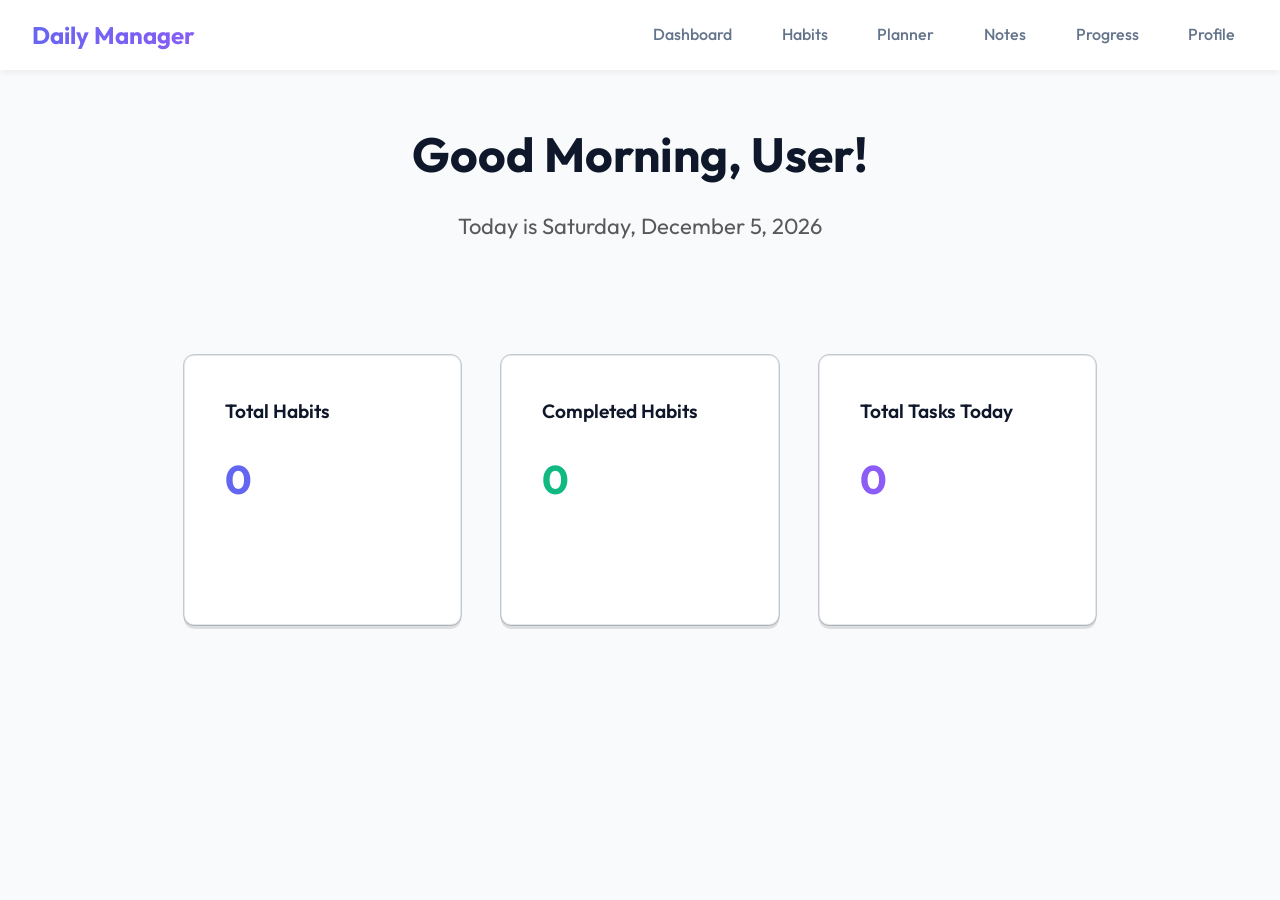
<file: html/index.html>
<!doctype html>
<html lang="en">
  <head>
    <meta charset="UTF-8" />
    <meta name="viewport" content="width=device-width, initial-scale=1.0" />
    <title>Document</title>
    <link rel="stylesheet" href="../css/global.css" />
    <link rel="stylesheet" href="../css/index.css" />
  </head>
  <body>
  <nav class="navbar">
        <div class="logo">Daily Manager</div>
        <ul class="nav-links">
            <li><a href="/client/html/index.html">Dashboard</a></li>
            <li><a href="/client/html/habit.html">Habits</a></li>
            <li><a href="/client/html/planner.html">Planner</a></li>
            <li><a href="/client/html/notes.html">Notes</a></li>
            <li><a href="/client/html/progress.html">Progress</a></li>
            <li><a href="/client/html/profile.html">Profile</a></li>
        </ul>
    </nav>


    <main class="container">
        <header class="page-header fade-in">
            <h1 id="greeting-message">Good Morning!</h1>
            <p id="current-date">Today is ...</p>
        </header>
        <section class="grid-3 fade-in">
            <div class="card">
                <h3>Total Habits</h3>
                <p id="total-habits" style="font-size: 2.5rem; color: var(--primary); font-weight: 700; margin-top: 1rem;">0</p>
            </div>
            <div class="card">
                <h3>Completed Habits</h3>
                <p id="completed-habits" style="font-size: 2.5rem; color: var(--success); font-weight: 700; margin-top: 1rem;">0</p>
            </div>
            <div class="card">
                <h3>Total Tasks Today</h3>
                <p id="total-tasks" style="font-size: 2.5rem; color: var(--secondary); font-weight: 700; margin-top: 1rem;">0</p>
            </div>
        </section>
    </main>
    <script src="../js/global.js"></script>
    <script src="../js/index.js"></script>
  </body>
</html>
</file>
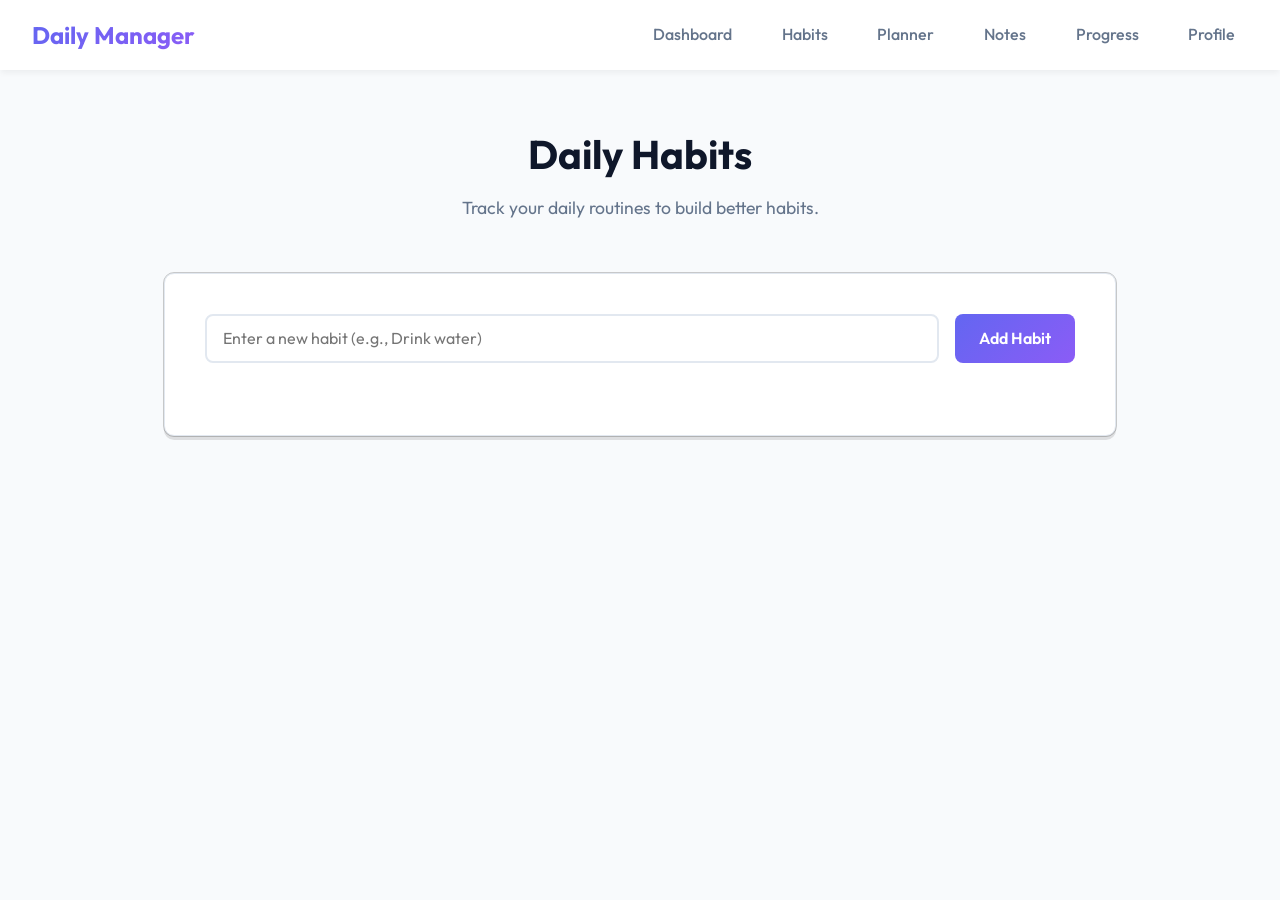
<file: html/habit.html>
<!DOCTYPE html>
<html lang="en">
<head>
    <meta charset="UTF-8">
    <meta name="viewport" content="width=device-width, initial-scale=1.0">
    <title>Daily Life Manager - Habits</title>
    <link rel="stylesheet" href="../css/global.css">
    <link rel="stylesheet" href="../css/habit.css">
</head>
<body>
    <nav class="navbar">
        <div class="logo">Daily Manager</div>
        <ul class="nav-links">
            <li><a href="index.html">Dashboard</a></li>
            <li><a href="habits.html">Habits</a></li>
            <li><a href="planner.html">Planner</a></li>
            <li><a href="notes.html">Notes</a></li>
            <li><a href="progress.html">Progress</a></li>
            <li><a href="profile.html">Profile</a></li>
        </ul>
    </nav>

    <main class="container fade-in">
        <header class="page-header">
            <h1>Daily Habits</h1>
            <p>Track your daily routines to build better habits.</p>
        </header>
        
        <div class="card">
            <div class="input-group">
                <input type="text" id="habit-input" placeholder="Enter a new habit (e.g., Drink water)">
                <button id="add-habit-btn">Add Habit</button>
            </div>
            
            <ul class="item-list" id="habits-list">
                <!-- Data populated dynamically via Javascript -->
            </ul>
        </div>
    </main>

    <script src="../js/global.js"></script>
    <script src="../js/habit.js"></script>
</body>
</html>
</file>
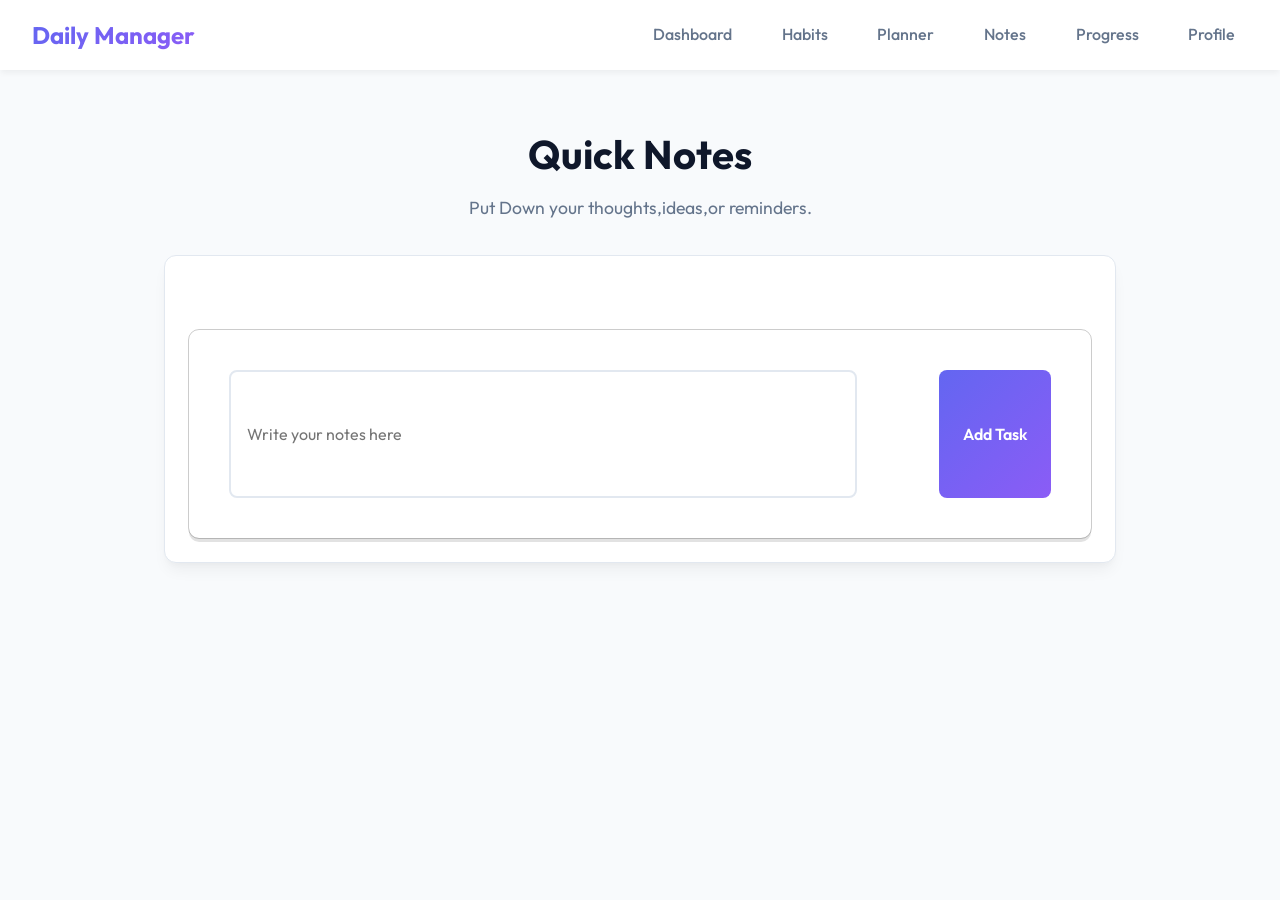
<file: html/notes.html>
<!DOCTYPE html>
<html lang="en">
<head>
    <meta charset="UTF-8">
    <meta name="viewport" content="width=device-width, initial-scale=1.0">
    <title>Notes</title>
    <link rel="stylesheet" href="../css/global.css">
    <link rel="stylesheet" href="../css/notes.css">
</head>
<body>
    <nav class="navbar">
        <div class="logo">
            Daily Manager
        </div>
        <ul class="nav-links">
            <li><a href="/client/html/index.html">Dashboard</a></li>
            <li><a href="/client/html/habit.html">Habits</a></li>
            <li><a href="/client/html/planner.html">Planner</a></li>
            <li><a href="/client/html/notes.html">Notes</a></li>
            <li><a href="/client/html/progress.html">Progress</a></li>
            <li><a href="/client/html/profile.html">Profile</a></li>
        </ul>
    </nav>
    <main class="container">
        <header class="page-header fade-in">
            <h1 id="greeting-message">Quick Notes</h1>
            <p id="current-date">Put Down your thoughts,ideas,or reminders.</p>
        </header>
        <div class="card">
            <div class="input-container">
                <form action="">
                    <input type="text" id="notes-input" placeholder="Write your notes here">
                    <button id="add-note-btn">Add Task</button>
                </form>
                <ul class="item-list" id="notes-list">
                    <!-- div list -->
                </ul>
            </div>
        </div>
    </main>
    <script src="../js/global.js"></script>
    <script src="../js/notes.js"></script>
</body>
</html>
</file>
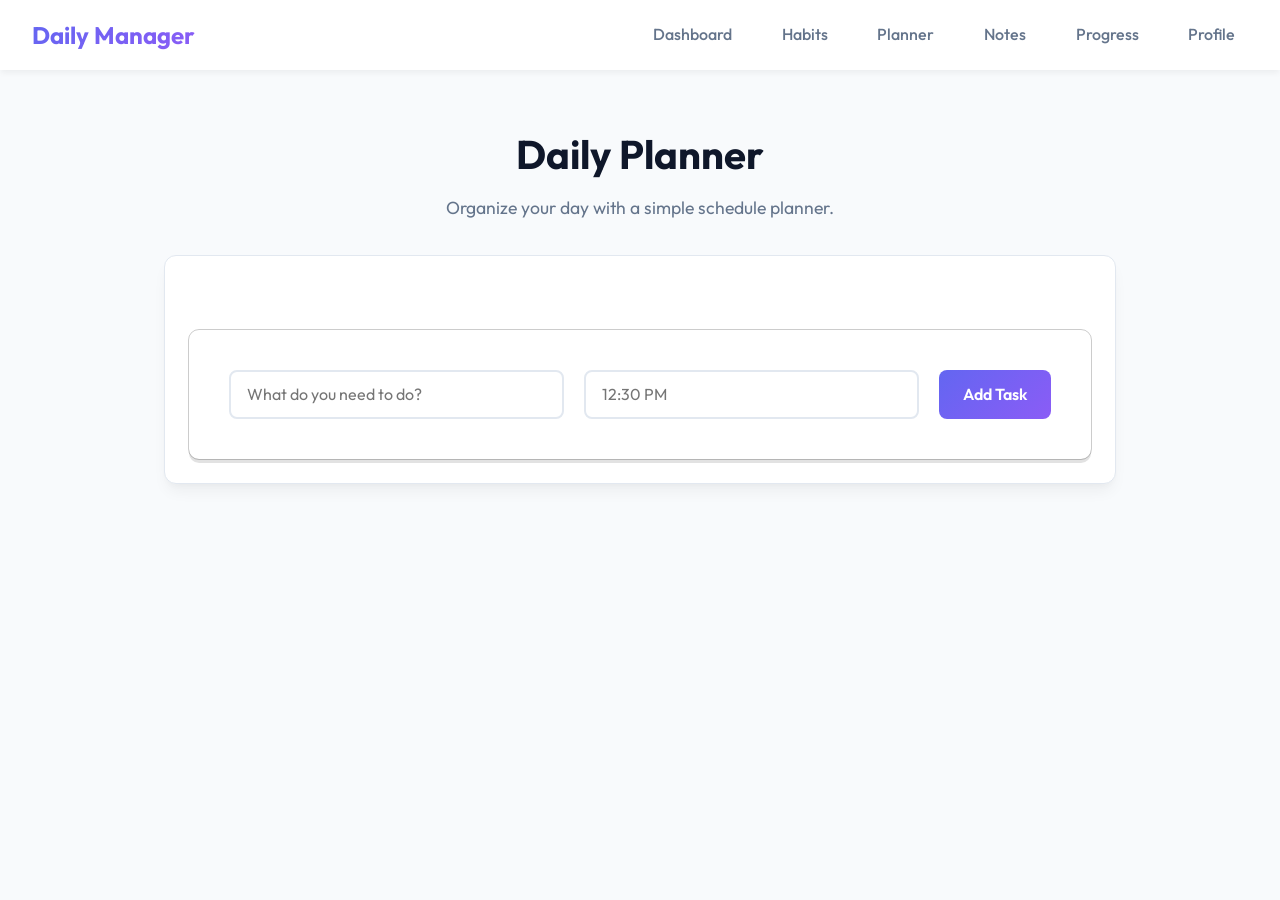
<file: html/planner.html>
<!DOCTYPE html>
<html lang="en">
<head>
    <meta charset="UTF-8">
    <meta name="viewport" content="width=device-width, initial-scale=1.0">
    <title>Planner</title>
    <link rel="stylesheet" href="../css/global.css">
    <link rel="stylesheet" href="../css/planner.css">
</head>
<body>
    <nav class="navbar">
        <div class="logo">
            Daily Manager
        </div>
        <ul class="nav-links">
            <li><a href="/client/html/index.html">Dashboard</a></li>
            <li><a href="/client/html/habit.html">Habits</a></li>
            <li><a href="/client/html/planner.html">Planner</a></li>
            <li><a href="/client/html/notes.html">Notes</a></li>
            <li><a href="/client/html/progress.html">Progress</a></li>
            <li><a href="/client/html/profile.html">Profile</a></li>
        </ul>
    </nav>
    <main class="container">
        <header class="page-header fade-in">
            <h1 id="greeting-message">Daily Planner</h1>
            <p id="current-date">Organize your day with a simple schedule planner.</p>
        </header>
        <div class="card">
            <div class="input-container">
                <form action="">
                    <input type="text" id="planner-input" placeholder="What do you need to do?">
                    <input type="text" id="planner-time" placeholder="12:30 PM">
                    <button id="add-planner-btn">Add Task</button>
                </form>
                <ul class="item-list" id="planner-list">
                    <!-- div list -->
                </ul>
            </div>
        </div>
    </main>
    <script src="../js/global.js"></script>
    <script src="../js/planner.js"></script>
</body>
</html>
</file>
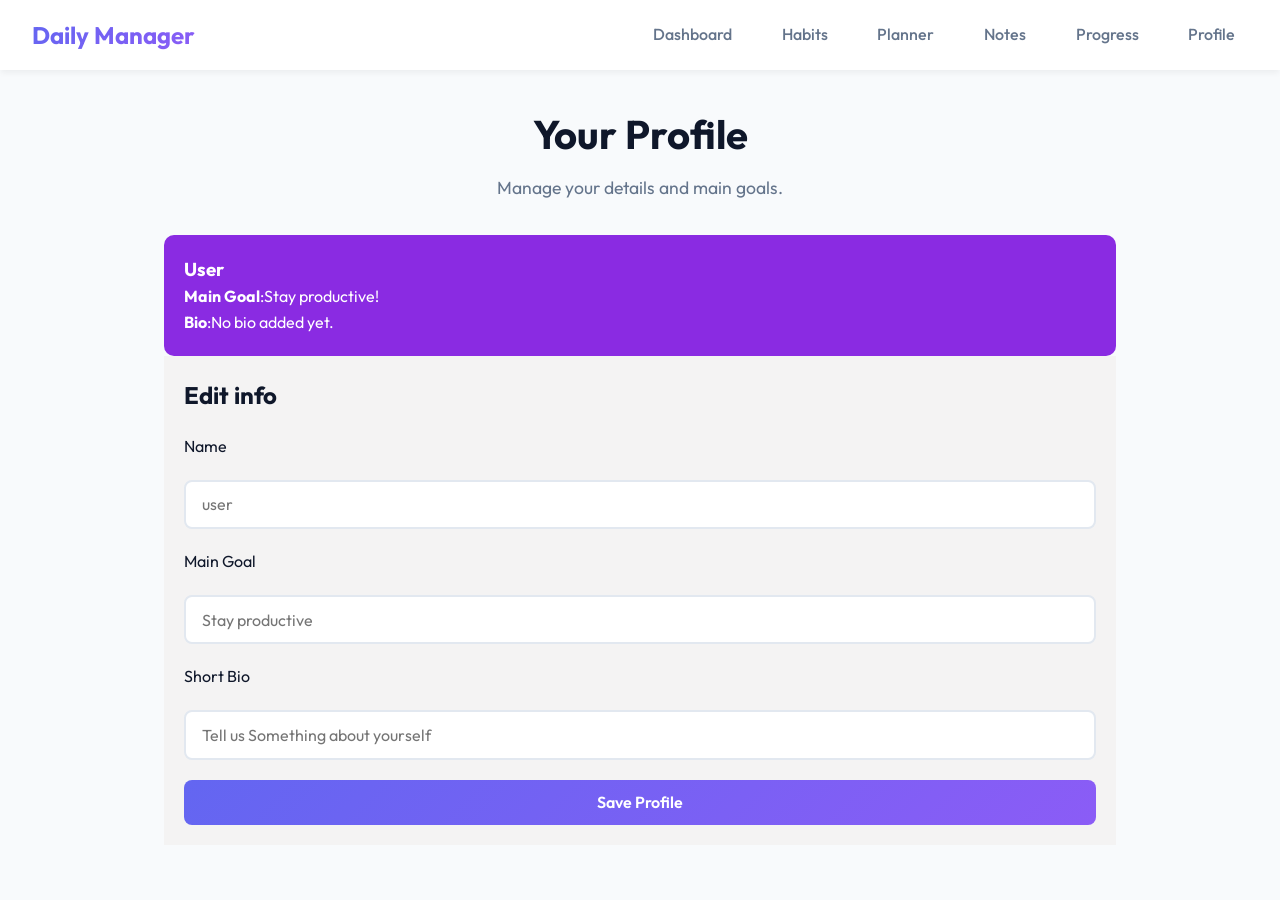
<file: html/profile.html>
<!DOCTYPE html>
<html lang="en">
<head>
    <meta charset="UTF-8">
    <meta name="viewport" content="width=device-width, initial-scale=1.0">
    <title>Profile</title>
    <link rel="stylesheet" href="../css/global.css">
    <link rel="stylesheet" href="../css/profile.css">
</head>
<body>
    <nav class="navbar">
        <div class="logo">
            Daily Manager
        </div>
        <ul class="nav-links">
            <li><a href="/client/html/index.html">Dashboard</a></li>
            <li><a href="/client/html/habit.html">Habits</a></li>
            <li><a href="/client/html/planner.html">Planner</a></li>
            <li><a href="/client/html/notes.html">Notes</a></li>
            <li><a href="/client/html/progress.html">Progress</a></li>
            <li><a href="/client/html/profile.html">Profile</a></li>
        </ul>
    </nav>
    <main class="container">
        <header class="page-header fade-in">
            <h1 id="greeting-message">Your Profile</h1>
            <p id="current-date">Manage your details and main goals.</p>
        </header>
         <div class="user-details">
            <h3>User</h3>
            <p><span class="bold">Main Goal</span>:Stay productive!</p>
            <p><span class="bold">Bio</span>:No bio added yet.</p>
        </div>
         <div class="form-details">
             <h2><span class="bold">Edit info</span></h2>
             <label for="name">Name</label>
             <input type="text" id="name-input" placeholder="user">
             <label for="goal">Main Goal</label>
             <input type="text" id="goal-input" placeholder="Stay productive">
             <label for="Bio">Short Bio</label>
             <input type="text-area" id="text-input" placeholder="Tell us Something about yourself" class="textarea">
             <button id="add-profile-btn">Save Profile</button>
        </div>
        <ul class="item-list" id="profiles-list">
            <!-- data -->
        </ul>
    </main>
    <script src="../js/global.js"></script>
    <script src="../js/profile.js"></script>
</body>
</html>
</file>
<file: css/global.css>
@import url('https://fonts.googleapis.com/css2?family=Outfit:wght@300;400;500;600;700&display=swap');

:root {
    /* Define primary colors and theme variables */
    --primary: #6366f1;
    --primary-hover: #4f46e5;
    --secondary: #8b5cf6;
    --bg-color: #f8fafc;
    --text-color: #0f172a;
    --text-muted: #64748b;
    --card-bg: #ffffff;
    --card-shadow: 0 10px 15px -3px rgba(0, 0, 0, 0.05), 0 4px 6px -2px rgba(0, 0, 0, 0.025);
    --border-color: #e2e8f0;
    --success: #10b981;
    --danger: #ef4444;
    --radius: 12px;
    --transition: 0.3s ease;
}

* {
    margin: 0;
    padding: 0;
    box-sizing: border-box;
}

body {
    font-family: 'Outfit', sans-serif;
    background-color: var(--bg-color);
    color: var(--text-color);
    line-height: 1.6;
    display: flex;
    flex-direction: column;
    min-height: 100vh;
}

/* Navbar Styling */
.navbar{
    background: var(--card-bg);
    padding: 1rem 2rem;
    display: flex;
    justify-content: space-between;
    align-items: center;
    box-shadow: 0 4px 6px -1px rgba(0, 0, 0, 0.05);
    position: sticky;
    top: 0;
    z-index: 100;
}

.navbar .logo {
    font-size: 1.5rem;
    font-weight: 700;
    background: linear-gradient(135deg, var(--primary), var(--secondary));
    -webkit-background-clip: text;
    background-clip: text;
    -webkit-text-fill-color: transparent;
    color: transparent;
}

.nav-links {
    list-style: none;
    display: flex;
    gap: 1.5rem;
}

.nav-links a {
    text-decoration: none;
    color: var(--text-muted);
    font-weight: 500;
    transition: var(--transition);
    padding: 0.5rem 0.8rem;
    border-radius: 8px;
}

.nav-links a:hover,
.nav-links a.active {
    color: var(--primary);
    background-color: #e0e7ff;
}

/* Main Layout */
.container {
    flex: 1;
    width: 100%;
    max-width: 1000px;
    margin: 2rem auto;
    padding: 0 1.5rem;
}

/* Page Header */
.page-header {
    margin-bottom: 2rem;
    text-align: center;
}

.page-header h1 {
    font-size: 2.5rem;
    margin-bottom: 0.5rem;
    color: var(--text-color);
}

.page-header p {
    color: var(--text-muted);
    font-size: 1.1rem;
}

/* Card Styling */
.card {
    background: var(--card-bg);
    border-radius: var(--radius);
    padding: 1.5rem;
    box-shadow: var(--card-shadow);
    transition: var(--transition);
    border: 1px solid var(--border-color);
}

.card:hover {
    transform: translateY(-5px);
    box-shadow: 0 20px 25px -5px rgba(0, 0, 0, 0.1), 0 10px 10px -5px rgba(0, 0, 0, 0.04);
}

/* Global Forms & Inputs */
.input-group {
    display: flex;
    gap: 1rem;
    margin-bottom: 2rem;
    flex-wrap: wrap;
}

input[type="text"],
input[type="time"],
.textarea {
    flex: 1;
    padding: 0.8rem 1rem;
    border: 2px solid var(--border-color);
    border-radius: 8px;
    font-family: inherit;
    font-size: 1rem;
    transition: var(--transition);
    outline: none;
}

input[type="text"]:focus,
input[type="time"]:focus,
textarea:focus {
    border-color: var(--primary);
    box-shadow: 0 0 0 3px rgba(99, 102, 241, 0.2);
}

button {
    background: linear-gradient(135deg, var(--primary), var(--secondary));
    color: white;
    border: none;
    padding: 0.8rem 1.5rem;
    border-radius: 8px;
    font-family: inherit;
    font-size: 1rem;
    font-weight: 600;
    cursor: pointer;
    transition: var(--transition);
}

button:hover {
    transform: translateY(-2px);
    box-shadow: 0 4px 12px rgba(99, 102, 241, 0.4);
}

button.danger {
    background: var(--danger);
}

button.danger:hover {
    box-shadow: 0 4px 12px rgba(239, 68, 68, 0.4);
}

/* Global Simple animations */
@keyframes fadeIn {
    from { opacity: 0; transform: translateY(10px); }
    to { opacity: 1; transform: translateY(0); }
}

.fade-in {
    animation: fadeIn 0.5s ease forwards;
}
</file>
<file: css/index.css>
/* *{
    margin:0px;
    padding:0px;
    box-sizing: border-box;
    font-family: Arial, sans-serif;
}
.navbar{
    font-size: large;
    height:10vmin;
    display:flex;
    justify-content: space-around;
    align-items:center;
    box-shadow:0px .1px;
}
.nav-links{
    display:flex;
    justify-content: space-around;
    gap:5vw;
    list-style: none;
    
}
.logo{
    color: blueviolet;
    font-size:24px;
    font-weight:800;
}
.nav-links li a{
    text-decoration:none;
    color:black;
} */

.page-header{
    display:flex;
    flex-direction:column;
    align-items: center;
    justify-content: center;
    line-height: 4rem;
}
header{
    padding:20px 0px;
}
#greeting-message{
    font-size:48px;
}
#current-date{
    font-size:22px;
    color: rgba(0, 0, 0, 0.644);
}
.grid-3{
    height:40vh;
    display: flex;
    justify-content: center;
    align-items:center;
}
.card{
    height:30vh;
    width:80vw;
    background-color: white;
    border-radius:10px;
    padding:20px;
    margin:20px;
    outline: 1px solid rgba(0, 0, 0, 0.201);
    border-radius: 10px;
    box-shadow: 0px 4px 0px 0px rgba(128, 128, 128, 0.229);
}
.card h3{
    font-size:1.2rem;
    margin:20px;
    font-weight:600;
}
.card p{
    font-size:3rem;
    margin:20px;
    color:blueviolet;
    font-weight:600;
}
</file>
<file: css/habit.css>
form{
    display:flex;
    flex-direction:row;
    gap: 20px;
}
form input{
    color:rgba(0, 0, 0, 0.064);
}
.page-header{
    margin-top:20px;
}
.card{
    margin-top:50px;
    padding:40px;
    outline: 1px solid rgba(0, 0, 0, 0.201);
    border-radius: 10px;
    box-shadow: 0px 4px 0px 0px rgba(128, 128, 128, 0.229);
}
</file>
<file: css/notes.css>
*{
    padding:0;;
    margin:0;
    box-sizing: border-box;
}
main{
    height:100vh;;
    width:100vw;
}
.page-header{
    margin-top:20px;
}
form{
    display:flex;
    flex-direction: row;
    gap:10%;
}
form input{
    border-color:rgba(0, 0, 0, 0.322);
    border-radius: 10px;
    width:120rem;
    height:8rem;
    align-items: left;
}
form button{
    height:10px 20px;
}
.input-container{
    margin-top:50px;
    padding:40px;
    outline: 1px solid rgba(0, 0, 0, 0.201);
    border-radius: 10px;
    box-shadow: 0px 4px 0px 0px rgba(128, 128, 128, 0.229);
}
</file>
<file: css/planner.css>
*{
    padding:0;;
    margin:0;
    box-sizing: border-box;
}

.page-header{
    margin-top:20px;
}
form{
    display:flex;
    flex-direction: row;
    gap:20px;
}
.input-container{
    margin-top:50px;
    padding:40px;
    outline: 1px solid rgba(0, 0, 0, 0.201);
    border-radius: 10px;
    box-shadow: 0px 4px 0px 0px rgba(128, 128, 128, 0.229);
}
</file>
<file: css/profile.css>
*{
    padding:0;;
    margin:0;
    box-sizing: border-box;
}

main{
    margin-top:100px;
    height:200px;
}
.user-details{
    background-color:blueviolet;
    color:white;
    border-radius:10px;
    padding:20px;
}
.bold{
    font-weight:700;
}
.form-details{
    background-color:rgb(244, 243, 243);
    display:flex;
    flex-direction: column;
    gap:20px;
    padding:20px;
}
</file>
